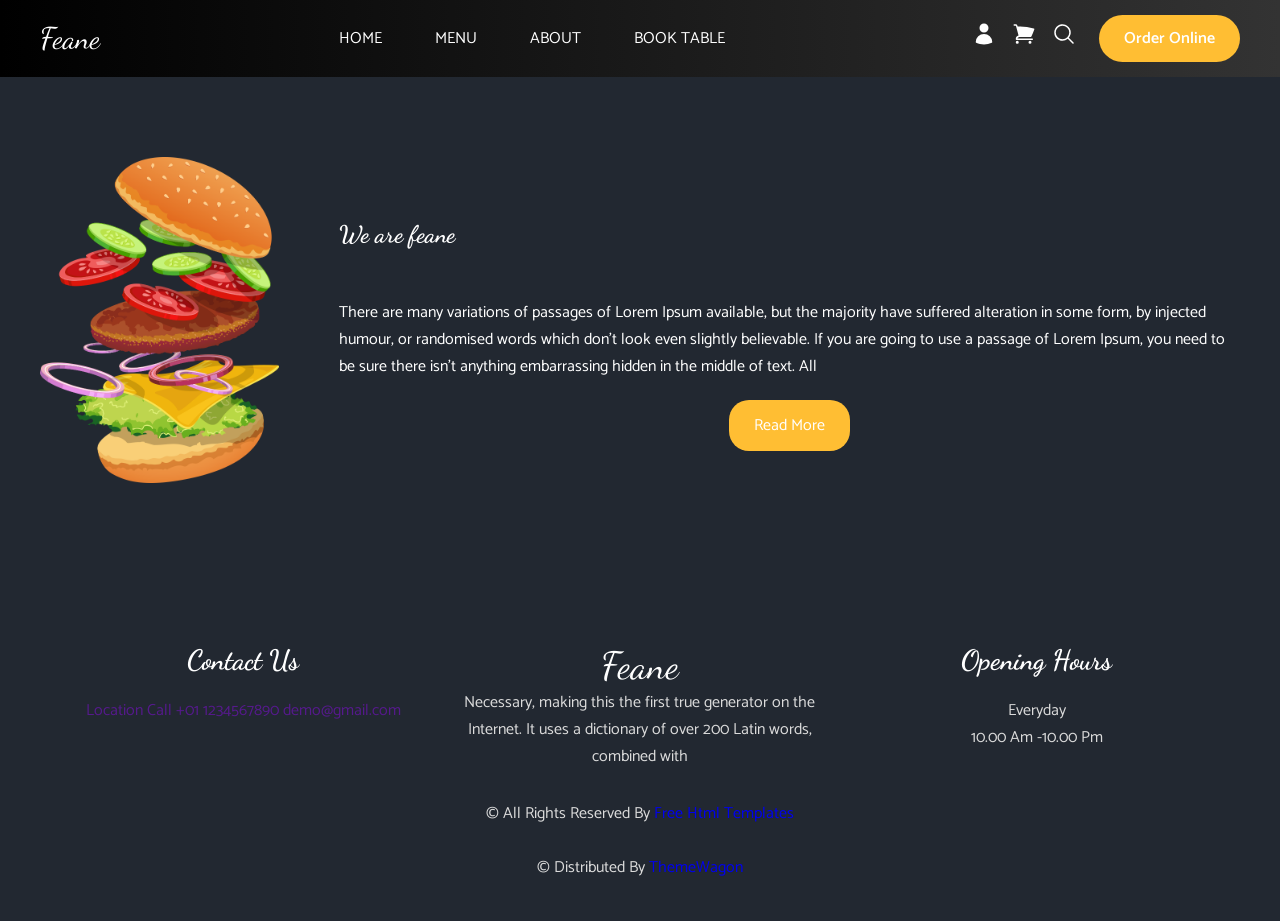
<file: page/about.html>
<!doctype html>
<html lang="en">
  <head>
    <meta charset="UTF-8" />
    <meta name="viewport" content="width=device-width, initial-scale=1.0" />
    <title>Document</title>
    <link
      href="https://fonts.googleapis.com/css2?family=Catamaran:wght@100..900&family=Dancing+Script:wght@400..700&family=Fredericka+the+Great&display=swap"
      rel="stylesheet"
    />
    <link rel="stylesheet" href="../assets/css/index.css" />
  </head>
  <body>
    <header class="header">
      <div class="container header__inner">
        <div class="left">
          <a class="header__brand" href="../feane/index.css">Feane</a>
        </div>
        <div class="center">
          <nav class="nav">
            <ul class="nav-list">
              <li class="nav-list__item">
                <a class="nav-list__link" href="../index.html">HOME</a>
              </li>
              <li class="nav-list__item">
                <a class="nav-list__link" href="menu.html">MENU</a>
              </li>
              <li class="nav-list__item">
                <a class="nav-list__link" href="/page/about.html">ABOUT</a>
              </li>
              <li class="nav-list__item">
                <a class="nav-list__link" href="/page/book.html">BOOK TABLE</a>
              </li>
            </ul>
          </nav>
        </div>

        <div class="right">
          <a class="icon__link" href="/page/login.html">
            <svg
              xmlns="http://www.w3.org/2000/svg"
              viewBox="0 0 24 24"
              fill="currentColor"
              class="size-6"
            >
              <path
                fill-rule="evenodd"
                d="M7.5 6a4.5 4.5 0 1 1 9 0 4.5 4.5 0 0 1-9 0ZM3.751 20.105a8.25 8.25 0 0 1 16.498 0 .75.75 0 0 1-.437.695A18.683 18.683 0 0 1 12 22.5c-2.786 0-5.433-.608-7.812-1.7a.75.75 0 0 1-.437-.695Z"
                clip-rule="evenodd"
              />
            </svg>

            <path
              fill-rule="evenodd"
              d="M7.5 6a4.5 4.5 0 1 1 9 0 4.5 4.5 0 0 1-9 0ZM3.751 20.105a8.25 8.25 0 0 1 16.498 0 .75.75 0 0 1-.437.695A18.683 18.683 0 0 1 12 22.5c-2.786 0-5.433-.608-7.812-1.7a.75.75 0 0 1-.437-.695Z"
              clip-rule="evenodd"
            />
          </a>
          <a class="icon__link" href="/page/cart.html">
            <svg
              xmlns="http://www.w3.org/2000/svg"
              viewBox="0 0 24 24"
              fill="currentColor"
              class="size-6"
            >
              <path
                d="M2.25 2.25a.75.75 0 0 0 0 1.5h1.386c.17 0 .318.114.362.278l2.558 9.592a3.752 3.752 0 0 0-2.806 3.63c0 .414.336.75.75.75h15.75a.75.75 0 0 0 0-1.5H5.378A2.25 2.25 0 0 1 7.5 15h11.218a.75.75 0 0 0 .674-.421 60.358 60.358 0 0 0 2.96-7.228.75.75 0 0 0-.525-.965A60.864 60.864 0 0 0 5.68 4.509l-.232-.867A1.875 1.875 0 0 0 3.636 2.25H2.25ZM3.75 20.25a1.5 1.5 0 1 1 3 0 1.5 1.5 0 0 1-3 0ZM16.5 20.25a1.5 1.5 0 1 1 3 0 1.5 1.5 0 0 1-3 0Z"
              />
            </svg>

            <path
              d="M2.25 2.25a.75.75 0 0 0 0 1.5h1.386c.17 0 .318.114.362.278l2.558 9.592a3.752 3.752 0 0 0-2.806 3.63c0 .414.336.75.75.75h15.75a.75.75 0 0 0 0-1.5H5.378A2.25 2.25 0 0 1 7.5 15h11.218a.75.75 0 0 0 .674-.421 60.358 60.358 0 0 0 2.96-7.228.75.75 0 0 0-.525-.965A60.864 60.864 0 0 0 5.68 4.509l-.232-.867A1.875 1.875 0 0 0 3.636 2.25H2.25ZM3.75 20.25a1.5 1.5 0 1 1 3 0 1.5 1.5 0 0 1-3 0ZM16.5 20.25a1.5 1.5 0 1 1 3 0 1.5 1.5 0 0 1-3 0Z"
            />
          </a>
          <a class="icon__link" href="/page/search.html">
            <svg
              xmlns="http://www.w3.org/2000/svg"
              viewBox="0 0 24 24"
              fill="currentColor"
              class="size-6"
            >
              <path
                fill-rule="evenodd"
                d="M10.5 3.75a6.75 6.75 0 1 0 0 13.5 6.75 6.75 0 0 0 0-13.5ZM2.25 10.5a8.25 8.25 0 1 1 14.59 5.28l4.69 4.69a.75.75 0 1 1-1.06 1.06l-4.69-4.69A8.25 8.25 0 0 1 2.25 10.5Z"
                clip-rule="evenodd"
              />
            </svg>

            <path
              fill-rule="evenodd"
              d="M10.5 3.75a6.75 6.75 0 1 0 0 13.5 6.75 6.75 0 0 0 0-13.5ZM2.25 10.5a8.25 8.25 0 1 1 14.59 5.28l4.69 4.69a.75.75 0 1 1-1.06 1.06l-4.69-4.69A8.25 8.25 0 0 1 2.25 10.5Z"
              clip-rule="evenodd"
            />
          </a>
          <a class="btn btn__primary" href="#">Order Online</a>
        </div>
      </div>
    </header>
    <main>
      <section class="about">
        <div class="container about__inner">
          <div class="about__image">
            <img src="../assets/Images/about-img.png" alt="." />
          </div>
          <div class="about__text">
            <h2 class="about__title font-content">We are feane</h2>
            <p class="about__content">
              There are many variations of passages of Lorem Ipsum available,
              but the majority have suffered alteration in some form, by
              injected humour, or randomised words which don't look even
              slightly believable. If you are going to use a passage of Lorem
              Ipsum, you need to be sure there isn't anything embarrassing
              hidden in the middle of text. All
            </p>
            <div class="btn"><a href="#" class="btn__read">Read More</a></div>
          </div>
        </div>
      </section>
    </main>
    <footer class="footer_section">
      <div class="container">
        <div class="row">
          <div class="col-md-4 footer-col">
            <div class="footer_contact">
              <h4>Contact Us</h4>
              <div class="contact_link_box">
                <a href="">
                  <i class="fa fa-map-marker" aria-hidden="true"></i>
                  <span> Location </span>
                </a>
                <a href="">
                  <i class="fa fa-phone" aria-hidden="true"></i>
                  <span> Call +01 1234567890 </span>
                </a>
                <a href="">
                  <i class="fa fa-envelope" aria-hidden="true"></i>
                  <span> demo@gmail.com </span>
                </a>
              </div>
            </div>
          </div>
          <div class="col-md-4 footer-col">
            <div class="footer_detail">
              <a href="" class="footer-logo"> Feane </a>
              <p>
                Necessary, making this the first true generator on the Internet.
                It uses a dictionary of over 200 Latin words, combined with
              </p>
            </div>
          </div>
          <div class="col-md-4 footer-col">
            <h4>Opening Hours</h4>
            <p>Everyday</p>
            <p>10.00 Am -10.00 Pm</p>
          </div>
        </div>
        <div class="footer-info">
          <p>
            &copy; <span id="displayYear"></span> All Rights Reserved By
            <a href="https://html.design/">Free Html Templates</a><br /><br />
            &copy; <span id="displayYear"></span> Distributed By
            <a href="https://themewagon.com/" target="_blank">ThemeWagon</a>
          </p>
        </div>
      </div>
    </footer>
  </body>
</html>
</file>
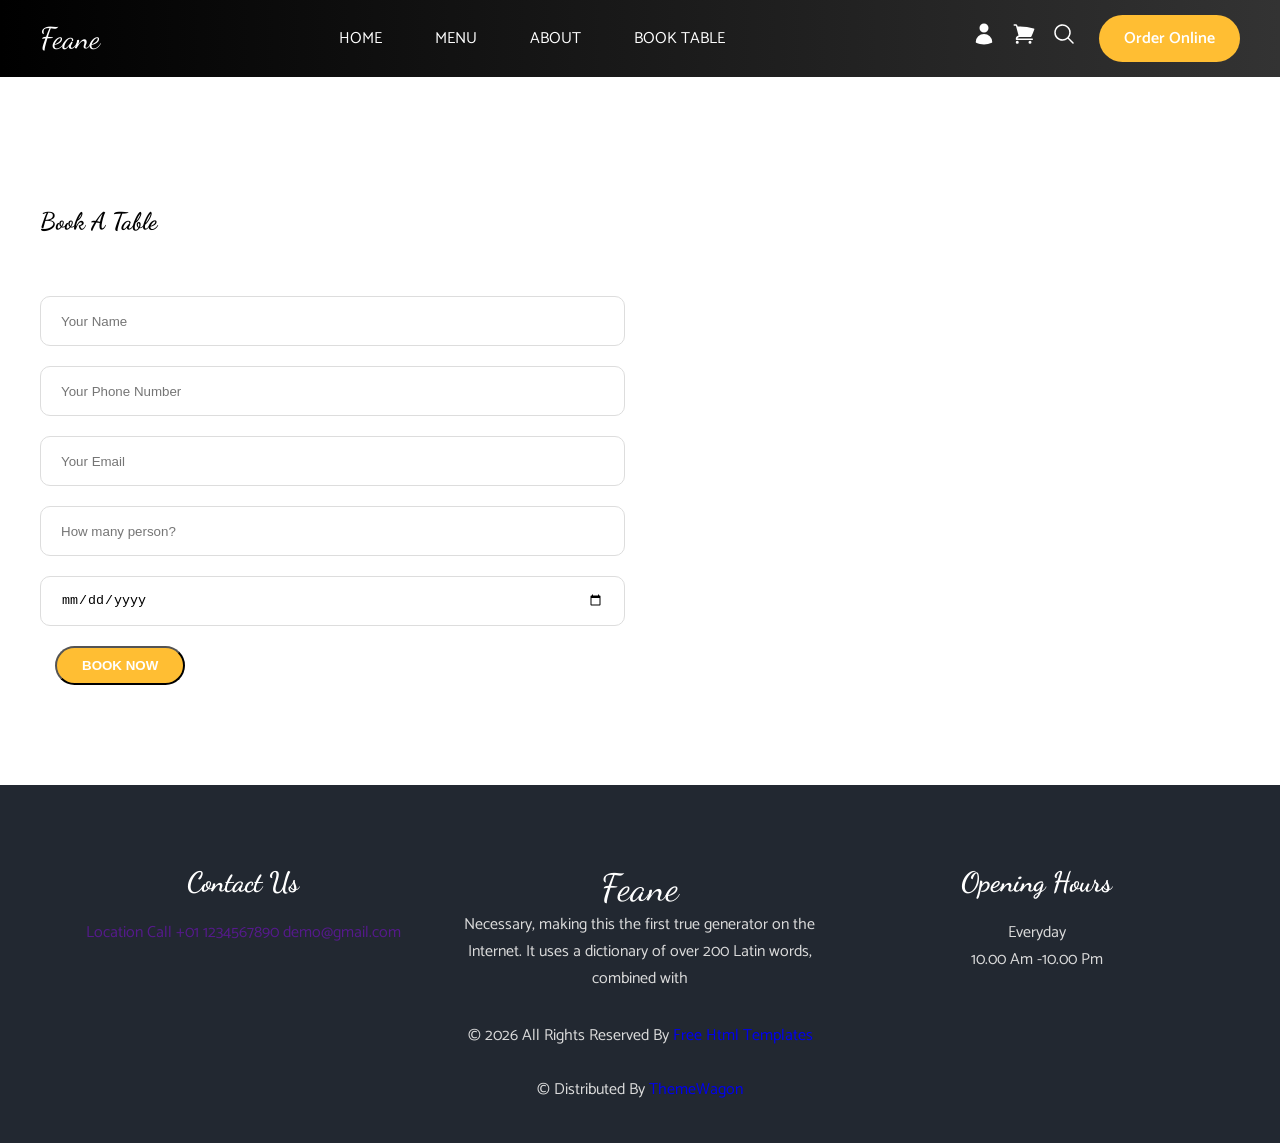
<file: page/book.html>
<!doctype html>
<html lang="en">
  <head>
    <meta charset="UTF-8" />
    <meta name="viewport" content="width=device-width, initial-scale=1.0" />
    <title>Document</title>
    <link rel="stylesheet" href="../assets/css/index.css" />
    <link
      href="https://fonts.googleapis.com/css2?family=Catamaran:wght@100..900&family=Dancing+Script:wght@400..700&family=Fredericka+the+Great&display=swap"
      rel="stylesheet"
    />
  <header class="header">
      <div class="container header__inner">
        <div class="left">
          <a class="header__brand" href="../feane/index.css">Feane</a>
        </div>
        <div class="center">
          <nav class="nav">
            <ul class="nav-list">
              <li class="nav-list__item">
                <a class="nav-list__link" href="../index.html">HOME</a>
              </li>
              <li class="nav-list__item">
                <a class="nav-list__link" href="menu.html">MENU</a>
              </li>
              <li class="nav-list__item">
                <a class="nav-list__link" href="/page/about.html">ABOUT</a>
              </li>
              <li class="nav-list__item">
                <a class="nav-list__link" href="/page/book.html">BOOK TABLE</a>
              </li>
            </ul>
          </nav>
        </div>

        <div class="right">
          <a class="icon__link" href="/page/login.html">
            <svg
              xmlns="http://www.w3.org/2000/svg"
              viewBox="0 0 24 24"
              fill="currentColor"
              class="size-6"
            >
              <path
                fill-rule="evenodd"
                d="M7.5 6a4.5 4.5 0 1 1 9 0 4.5 4.5 0 0 1-9 0ZM3.751 20.105a8.25 8.25 0 0 1 16.498 0 .75.75 0 0 1-.437.695A18.683 18.683 0 0 1 12 22.5c-2.786 0-5.433-.608-7.812-1.7a.75.75 0 0 1-.437-.695Z"
                clip-rule="evenodd"
              />
            </svg>

            <path
              fill-rule="evenodd"
              d="M7.5 6a4.5 4.5 0 1 1 9 0 4.5 4.5 0 0 1-9 0ZM3.751 20.105a8.25 8.25 0 0 1 16.498 0 .75.75 0 0 1-.437.695A18.683 18.683 0 0 1 12 22.5c-2.786 0-5.433-.608-7.812-1.7a.75.75 0 0 1-.437-.695Z"
              clip-rule="evenodd"
            />
          </a>
          <a class="icon__link" href="/page/cart.html">
            <svg
              xmlns="http://www.w3.org/2000/svg"
              viewBox="0 0 24 24"
              fill="currentColor"
              class="size-6"
            >
              <path
                d="M2.25 2.25a.75.75 0 0 0 0 1.5h1.386c.17 0 .318.114.362.278l2.558 9.592a3.752 3.752 0 0 0-2.806 3.63c0 .414.336.75.75.75h15.75a.75.75 0 0 0 0-1.5H5.378A2.25 2.25 0 0 1 7.5 15h11.218a.75.75 0 0 0 .674-.421 60.358 60.358 0 0 0 2.96-7.228.75.75 0 0 0-.525-.965A60.864 60.864 0 0 0 5.68 4.509l-.232-.867A1.875 1.875 0 0 0 3.636 2.25H2.25ZM3.75 20.25a1.5 1.5 0 1 1 3 0 1.5 1.5 0 0 1-3 0ZM16.5 20.25a1.5 1.5 0 1 1 3 0 1.5 1.5 0 0 1-3 0Z"
              />
            </svg>

            <path
              d="M2.25 2.25a.75.75 0 0 0 0 1.5h1.386c.17 0 .318.114.362.278l2.558 9.592a3.752 3.752 0 0 0-2.806 3.63c0 .414.336.75.75.75h15.75a.75.75 0 0 0 0-1.5H5.378A2.25 2.25 0 0 1 7.5 15h11.218a.75.75 0 0 0 .674-.421 60.358 60.358 0 0 0 2.96-7.228.75.75 0 0 0-.525-.965A60.864 60.864 0 0 0 5.68 4.509l-.232-.867A1.875 1.875 0 0 0 3.636 2.25H2.25ZM3.75 20.25a1.5 1.5 0 1 1 3 0 1.5 1.5 0 0 1-3 0ZM16.5 20.25a1.5 1.5 0 1 1 3 0 1.5 1.5 0 0 1-3 0Z"
            />
          </a>
          <a class="icon__link" href="/page/search.html">
            <svg
              xmlns="http://www.w3.org/2000/svg"
              viewBox="0 0 24 24"
              fill="currentColor"
              class="size-6"
            >
              <path
                fill-rule="evenodd"
                d="M10.5 3.75a6.75 6.75 0 1 0 0 13.5 6.75 6.75 0 0 0 0-13.5ZM2.25 10.5a8.25 8.25 0 1 1 14.59 5.28l4.69 4.69a.75.75 0 1 1-1.06 1.06l-4.69-4.69A8.25 8.25 0 0 1 2.25 10.5Z"
                clip-rule="evenodd"
              />
            </svg>

            <path
              fill-rule="evenodd"
              d="M10.5 3.75a6.75 6.75 0 1 0 0 13.5 6.75 6.75 0 0 0 0-13.5ZM2.25 10.5a8.25 8.25 0 1 1 14.59 5.28l4.69 4.69a.75.75 0 1 1-1.06 1.06l-4.69-4.69A8.25 8.25 0 0 1 2.25 10.5Z"
              clip-rule="evenodd"
            />
          </a>
          <a class="btn btn__primary" href="#">Order Online</a>
        </div>
      </div>
    </header>
    <main>
      <section class="contact">
        <div class="container contact__inner">
          <h2 class="font-content">Book A Table</h2>
          <form class="contact__form" action="">
            <input type="text" name="customer-name" placeholder="Your Name" />
            <input
              type="tel"
              name="customer-tel"
              placeholder="Your Phone Number"
            />
            <input
              type="email"
              name="customer-email"
              placeholder="Your Email"
            />
            <input
              type="number"
              name="customer-number"
              placeholder="How many person?"
              min="1"
              max="100"
              step="1"
            />
            <input type="date" name="book-date" />
            <button type="submit" class="btn btn__primary contact__form-btn">
              BOOK NOW
            </button>
          </form>
          <div class="contact__map">
            <iframe
              src="https://www.google.com/maps/embed?pb=!1m18!1m12!1m3!1d3918.442726556137!2d106.62322047480612!3d10.85389238929962!2m3!1f0!2f0!3f0!3m2!1i1024!2i768!4f13.1!3m3!1m2!1s0x31752b6c59ba4c97%3A0x535e784068f1558b!2zVHLGsOG7nW5nIENhbyDEkeG6s25nIEZQVCBQb2x5dGVjaG5pYw!5e0!3m2!1svi!2s!4v1770435341241!5m2!1svi!2s"
              style="border: 0"
              allowfullscreen=""
              loading="lazy"
              referrerpolicy="no-referrer-when-downgrade"
            ></iframe>
          </div>
        </div>
      </section>
    </main>
    <footer class="footer_section">
      <div class="container">
        <div class="row">
          <div class="col-md-4 footer-col">
            <div class="footer_contact">
              <h4>Contact Us</h4>
              <div class="contact_link_box">
                <a href="">
                  <i class="fa fa-map-marker" aria-hidden="true"></i>
                  <span> Location </span>
                </a>
                <a href="">
                  <i class="fa fa-phone" aria-hidden="true"></i>
                  <span> Call +01 1234567890 </span>
                </a>
                <a href="">
                  <i class="fa fa-envelope" aria-hidden="true"></i>
                  <span> demo@gmail.com </span>
                </a>
              </div>
            </div>
          </div>
          <div class="col-md-4 footer-col">
            <div class="footer_detail">
              <a href="" class="footer-logo"> Feane </a>
              <p>
                Necessary, making this the first true generator on the Internet.
                It uses a dictionary of over 200 Latin words, combined with
              </p>
            </div>
          </div>
          <div class="col-md-4 footer-col">
            <h4>Opening Hours</h4>
            <p>Everyday</p>
            <p>10.00 Am -10.00 Pm</p>
          </div>
        </div>
        <div class="footer-info">
          <p>
            &copy; <span id="displayYear"></span>2026 All Rights Reserved By
            <a href="https://html.design/">Free Html Templates</a><br /><br />
            &copy; <span id="displayYear"></span> Distributed By
            <a href="https://themewagon.com/" target="_blank">ThemeWagon</a>
          </p>
        </div>
      </div>
    </footer>
  </body>
</html>
</file>
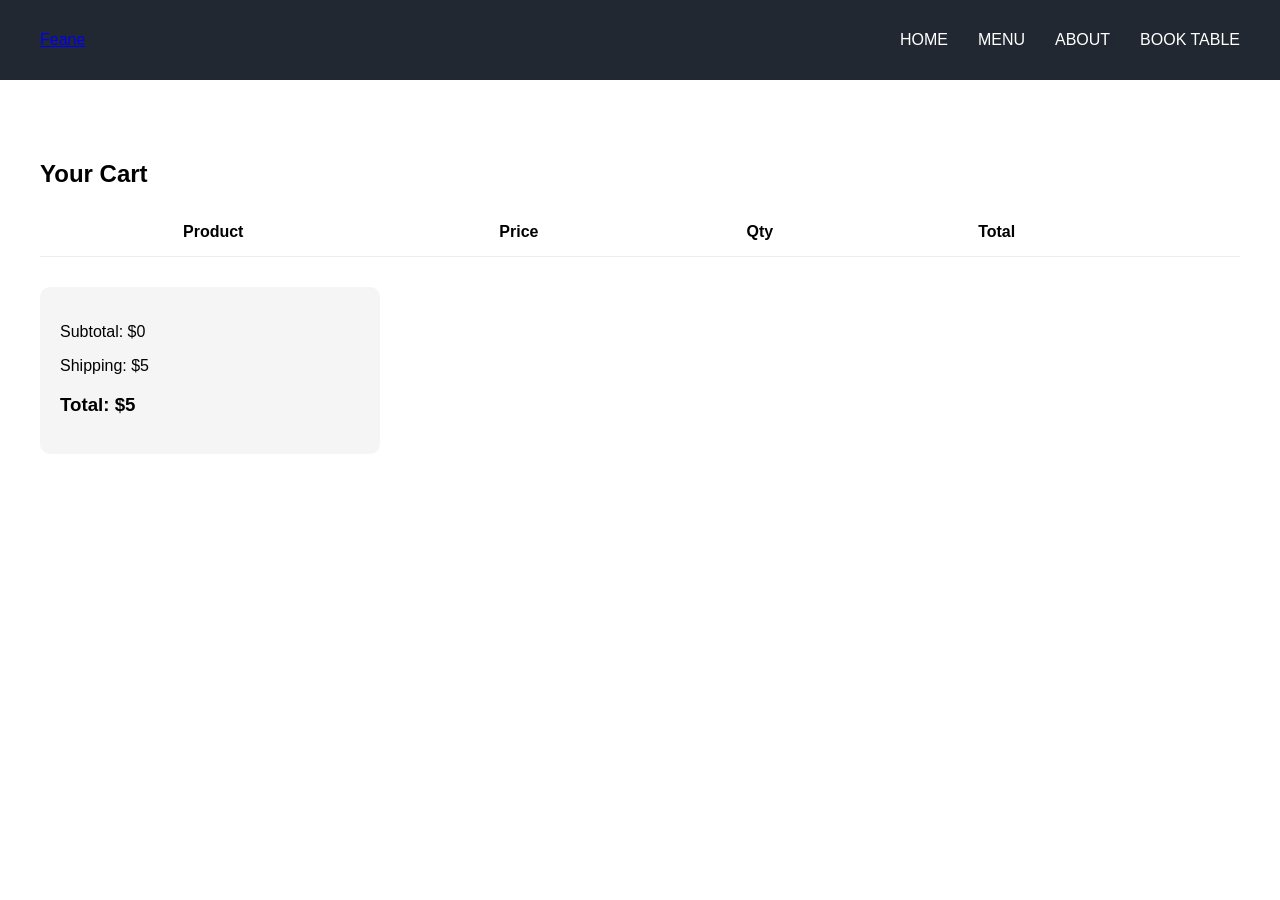
<file: page/cart.html>
<!doctype html>
<html lang="en">
  <head>
    <meta charset="UTF-8" />
    <meta name="viewport" content="width=device-width, initial-scale=1.0" />
    <title>Cart - Feane</title>

    <style>
      body {
        font-family: Arial;
        margin: 0;
      }

      .container {
        width: 1200px;
        margin: auto;
      }

      .header {
        background: #222831;
        padding: 15px 0;
        color: white;
      }

      .header__inner {
        display: flex;
        justify-content: space-between;
        align-items: center;
      }

      .nav-list {
        display: flex;
        gap: 30px;
        list-style: none;
      }

      .nav-list a {
        color: white;
        text-decoration: none;
      }

      .cart-section {
        padding: 60px 0;
      }

      .cart-table {
        width: 100%;
        border-collapse: collapse;
      }

      .cart-table th,
      .cart-table td {
        padding: 15px;
        border-bottom: 1px solid #eee;
      }

      .cart-product {
        display: flex;
        align-items: center;
        gap: 15px;
      }

      .cart-product img {
        width: 70px;
      }

      .qty-btn {
        background: #ffbe33;
        border: none;
        width: 30px;
        height: 30px;
        cursor: pointer;
      }

      .remove-btn {
        background: red;
        border: none;
        color: white;
        padding: 6px 10px;
        cursor: pointer;
      }

      .cart-summary {
        margin-top: 30px;
        background: #f5f5f5;
        padding: 20px;
        border-radius: 10px;
        width: 300px;
      }
    </style>
  </head>

  <body>
    <header class="header">
      <div class="container header__inner">
        <a href="index.html">Feane</a>

        <ul class="nav-list">
          <li><a href="../index.html">HOME</a></li>
          <li><a href="menu.html">MENU</a></li>
          <li><a href="about.html">ABOUT</a></li>
          <li><a href="book.html">BOOK TABLE</a></li>
        </ul>
      </div>
    </header>

    <section class="cart-section container">
      <h2>Your Cart</h2>

      <table class="cart-table">
        <thead>
          <tr>
            <th>Product</th>
            <th>Price</th>
            <th>Qty</th>
            <th>Total</th>
            <th></th>
          </tr>
        </thead>

        <tbody id="cartBody"></tbody>
      </table>

      <div class="cart-summary">
        <p>Subtotal: <span id="subtotal">$0</span></p>
        <p>Shipping: $5</p>
        <h3>Total: <span id="total">$0</span></h3>
      </div>
    </section>

    <script>
      function loadCart() {
        let cart = JSON.parse(localStorage.getItem("cart")) || [];

        let cartBody = document.getElementById("cartBody");

        cartBody.innerHTML = "";

        let subtotal = 0;

        cart.forEach((item, index) => {
          let total = item.price * item.qty;

          subtotal += total;

          cartBody.innerHTML += `

<tr>

<td>
<div class="cart-product">
<img src="${item.img}">
<span>${item.name}</span>
</div>
</td>

<td>$${item.price}</td>

<td>
<button onclick="changeQty(${index},-1)" class="qty-btn">-</button>
${item.qty}
<button onclick="changeQty(${index},1)" class="qty-btn">+</button>
</td>

<td>$${total}</td>

<td>
<button onclick="removeItem(${index})" class="remove-btn">X</button>
</td>

</tr>

`;
        });

        document.getElementById("subtotal").innerText = "$" + subtotal;
        document.getElementById("total").innerText = "$" + (subtotal + 5);
      }

      function changeQty(index, change) {
        let cart = JSON.parse(localStorage.getItem("cart"));

        cart[index].qty += change;

        if (cart[index].qty <= 0) {
          cart.splice(index, 1);
        }

        localStorage.setItem("cart", JSON.stringify(cart));

        loadCart();
      }

      function removeItem(index) {
        let cart = JSON.parse(localStorage.getItem("cart"));

        cart.splice(index, 1);

        localStorage.setItem("cart", JSON.stringify(cart));

        loadCart();
      }

      loadCart();
    </script>
  </body>
</html>
</file>
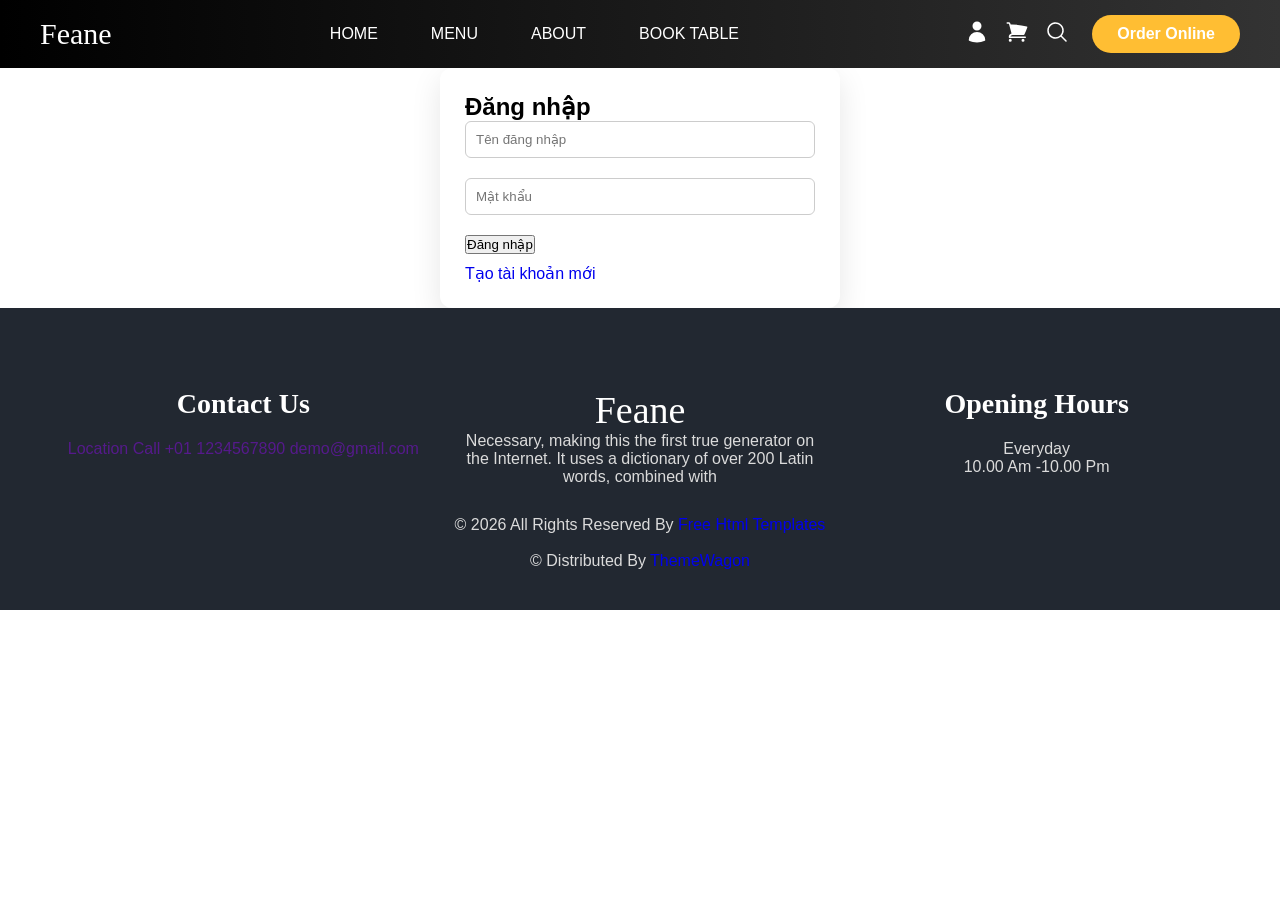
<file: page/login.html>
<!doctype html>
<html lang="en">
  <head>
    <meta charset="UTF-8" />
    <meta name="viewport" content="width=device-width, initial-scale=1.0" />
    <title>Login</title>
    <link rel="stylesheet" href="../assets/css/index.css" />
  </head>

  <body>
    <header class="header">
      <div class="container header__inner">
        <div class="left">
          <a class="header__brand" href="../feane/index.css">Feane</a>
        </div>
        <div class="center">
          <nav class="nav">
            <ul class="nav-list">
              <li class="nav-list__item">
                <a class="nav-list__link" href="../index.html">HOME</a>
              </li>
              <li class="nav-list__item">
                <a class="nav-list__link" href="menu.html">MENU</a>
              </li>
              <li class="nav-list__item">
                <a class="nav-list__link" href="/page/about.html">ABOUT</a>
              </li>
              <li class="nav-list__item">
                <a class="nav-list__link" href="/page/book.html">BOOK TABLE</a>
              </li>
            </ul>
          </nav>
        </div>

        <div class="right">
          <a class="icon__link" href="/page/login.html">
            <svg
              xmlns="http://www.w3.org/2000/svg"
              viewBox="0 0 24 24"
              fill="currentColor"
              class="size-6"
            >
              <path
                fill-rule="evenodd"
                d="M7.5 6a4.5 4.5 0 1 1 9 0 4.5 4.5 0 0 1-9 0ZM3.751 20.105a8.25 8.25 0 0 1 16.498 0 .75.75 0 0 1-.437.695A18.683 18.683 0 0 1 12 22.5c-2.786 0-5.433-.608-7.812-1.7a.75.75 0 0 1-.437-.695Z"
                clip-rule="evenodd"
              />
            </svg>

            <path
              fill-rule="evenodd"
              d="M7.5 6a4.5 4.5 0 1 1 9 0 4.5 4.5 0 0 1-9 0ZM3.751 20.105a8.25 8.25 0 0 1 16.498 0 .75.75 0 0 1-.437.695A18.683 18.683 0 0 1 12 22.5c-2.786 0-5.433-.608-7.812-1.7a.75.75 0 0 1-.437-.695Z"
              clip-rule="evenodd"
            />
          </a>
          <a class="icon__link" href="/page/cart.html">
            <svg
              xmlns="http://www.w3.org/2000/svg"
              viewBox="0 0 24 24"
              fill="currentColor"
              class="size-6"
            >
              <path
                d="M2.25 2.25a.75.75 0 0 0 0 1.5h1.386c.17 0 .318.114.362.278l2.558 9.592a3.752 3.752 0 0 0-2.806 3.63c0 .414.336.75.75.75h15.75a.75.75 0 0 0 0-1.5H5.378A2.25 2.25 0 0 1 7.5 15h11.218a.75.75 0 0 0 .674-.421 60.358 60.358 0 0 0 2.96-7.228.75.75 0 0 0-.525-.965A60.864 60.864 0 0 0 5.68 4.509l-.232-.867A1.875 1.875 0 0 0 3.636 2.25H2.25ZM3.75 20.25a1.5 1.5 0 1 1 3 0 1.5 1.5 0 0 1-3 0ZM16.5 20.25a1.5 1.5 0 1 1 3 0 1.5 1.5 0 0 1-3 0Z"
              />
            </svg>

            <path
              d="M2.25 2.25a.75.75 0 0 0 0 1.5h1.386c.17 0 .318.114.362.278l2.558 9.592a3.752 3.752 0 0 0-2.806 3.63c0 .414.336.75.75.75h15.75a.75.75 0 0 0 0-1.5H5.378A2.25 2.25 0 0 1 7.5 15h11.218a.75.75 0 0 0 .674-.421 60.358 60.358 0 0 0 2.96-7.228.75.75 0 0 0-.525-.965A60.864 60.864 0 0 0 5.68 4.509l-.232-.867A1.875 1.875 0 0 0 3.636 2.25H2.25ZM3.75 20.25a1.5 1.5 0 1 1 3 0 1.5 1.5 0 0 1-3 0ZM16.5 20.25a1.5 1.5 0 1 1 3 0 1.5 1.5 0 0 1-3 0Z"
            />
          </a>
          <a class="icon__link" href="/page/search.html">
            <svg
              xmlns="http://www.w3.org/2000/svg"
              viewBox="0 0 24 24"
              fill="currentColor"
              class="size-6"
            >
              <path
                fill-rule="evenodd"
                d="M10.5 3.75a6.75 6.75 0 1 0 0 13.5 6.75 6.75 0 0 0 0-13.5ZM2.25 10.5a8.25 8.25 0 1 1 14.59 5.28l4.69 4.69a.75.75 0 1 1-1.06 1.06l-4.69-4.69A8.25 8.25 0 0 1 2.25 10.5Z"
                clip-rule="evenodd"
              />
            </svg>

            <path
              fill-rule="evenodd"
              d="M10.5 3.75a6.75 6.75 0 1 0 0 13.5 6.75 6.75 0 0 0 0-13.5ZM2.25 10.5a8.25 8.25 0 1 1 14.59 5.28l4.69 4.69a.75.75 0 1 1-1.06 1.06l-4.69-4.69A8.25 8.25 0 0 1 2.25 10.5Z"
              clip-rule="evenodd"
            />
          </a>
          <a class="btn btn__primary" href="#">Order Online</a>
        </div>
      </div>
    </header>
    <main>
      <div class="container login">
        <div class="loginBox">
          <h2>Đăng nhập</h2>
          <form>
            <input class="username" placeholder="Tên đăng nhập" />
            <input class="password" type="password" placeholder="Mật khẩu" />
            <button class="submid" type="submit">Đăng nhập</button>
            <p
              id="loginStatus"
              style="text-align: center; margin-top: 10px"
            ></p>
          </form>
          <div class="register">
            <a href="register.html">Tạo tài khoản mới</a>
          </div>
        </div>
      </div>
    </main>
    <footer class="footer_section">
      <div class="container">
        <div class="row">
          <div class="col-md-4 footer-col">
            <div class="footer_contact">
              <h4>Contact Us</h4>
              <div class="contact_link_box">
                <a href="">
                  <i class="fa fa-map-marker" aria-hidden="true"></i>
                  <span> Location </span>
                </a>
                <a href="">
                  <i class="fa fa-phone" aria-hidden="true"></i>
                  <span> Call +01 1234567890 </span>
                </a>
                <a href="">
                  <i class="fa fa-envelope" aria-hidden="true"></i>
                  <span> demo@gmail.com </span>
                </a>
              </div>
            </div>
          </div>
          <div class="col-md-4 footer-col">
            <div class="footer_detail">
              <a href="" class="footer-logo"> Feane </a>
              <p>
                Necessary, making this the first true generator on the Internet.
                It uses a dictionary of over 200 Latin words, combined with
              </p>
            </div>
          </div>
          <div class="col-md-4 footer-col">
            <h4>Opening Hours</h4>
            <p>Everyday</p>
            <p>10.00 Am -10.00 Pm</p>
          </div>
        </div>
        <div class="footer-info">
          <p>
            &copy; <span id="displayYear"></span>2026 All Rights Reserved By
            <a href="https://html.design/">Free Html Templates</a><br /><br />
            &copy; <span id="displayYear"></span> Distributed By
            <a href="https://themewagon.com/" target="_blank">ThemeWagon</a>
          </p>
        </div>
      </div>
    </footer>
    <script type="text/javascript">
      window.$crisp = [];
      window.CRISP_WEBSITE_ID = "e2f66f9e-4ce8-49ab-b6c5-e1c0b45b6f9b";
      (function () {
        d = document;
        s = d.createElement("script");
        s.src = "https://client.crisp.chat/l.js";
        s.async = 1;
        d.getElementsByTagName("head")[0].appendChild(s);
      })();
    </script>
    <script>
      const hamburger = document.getElementById("hamburger");
      const nav = document.getElementById("nav");

      hamburger.addEventListener("click", () => {
        nav.classList.toggle("active");
        hamburger.classList.toggle("active");
      });
    </script>
  </body>
</html>
</file>
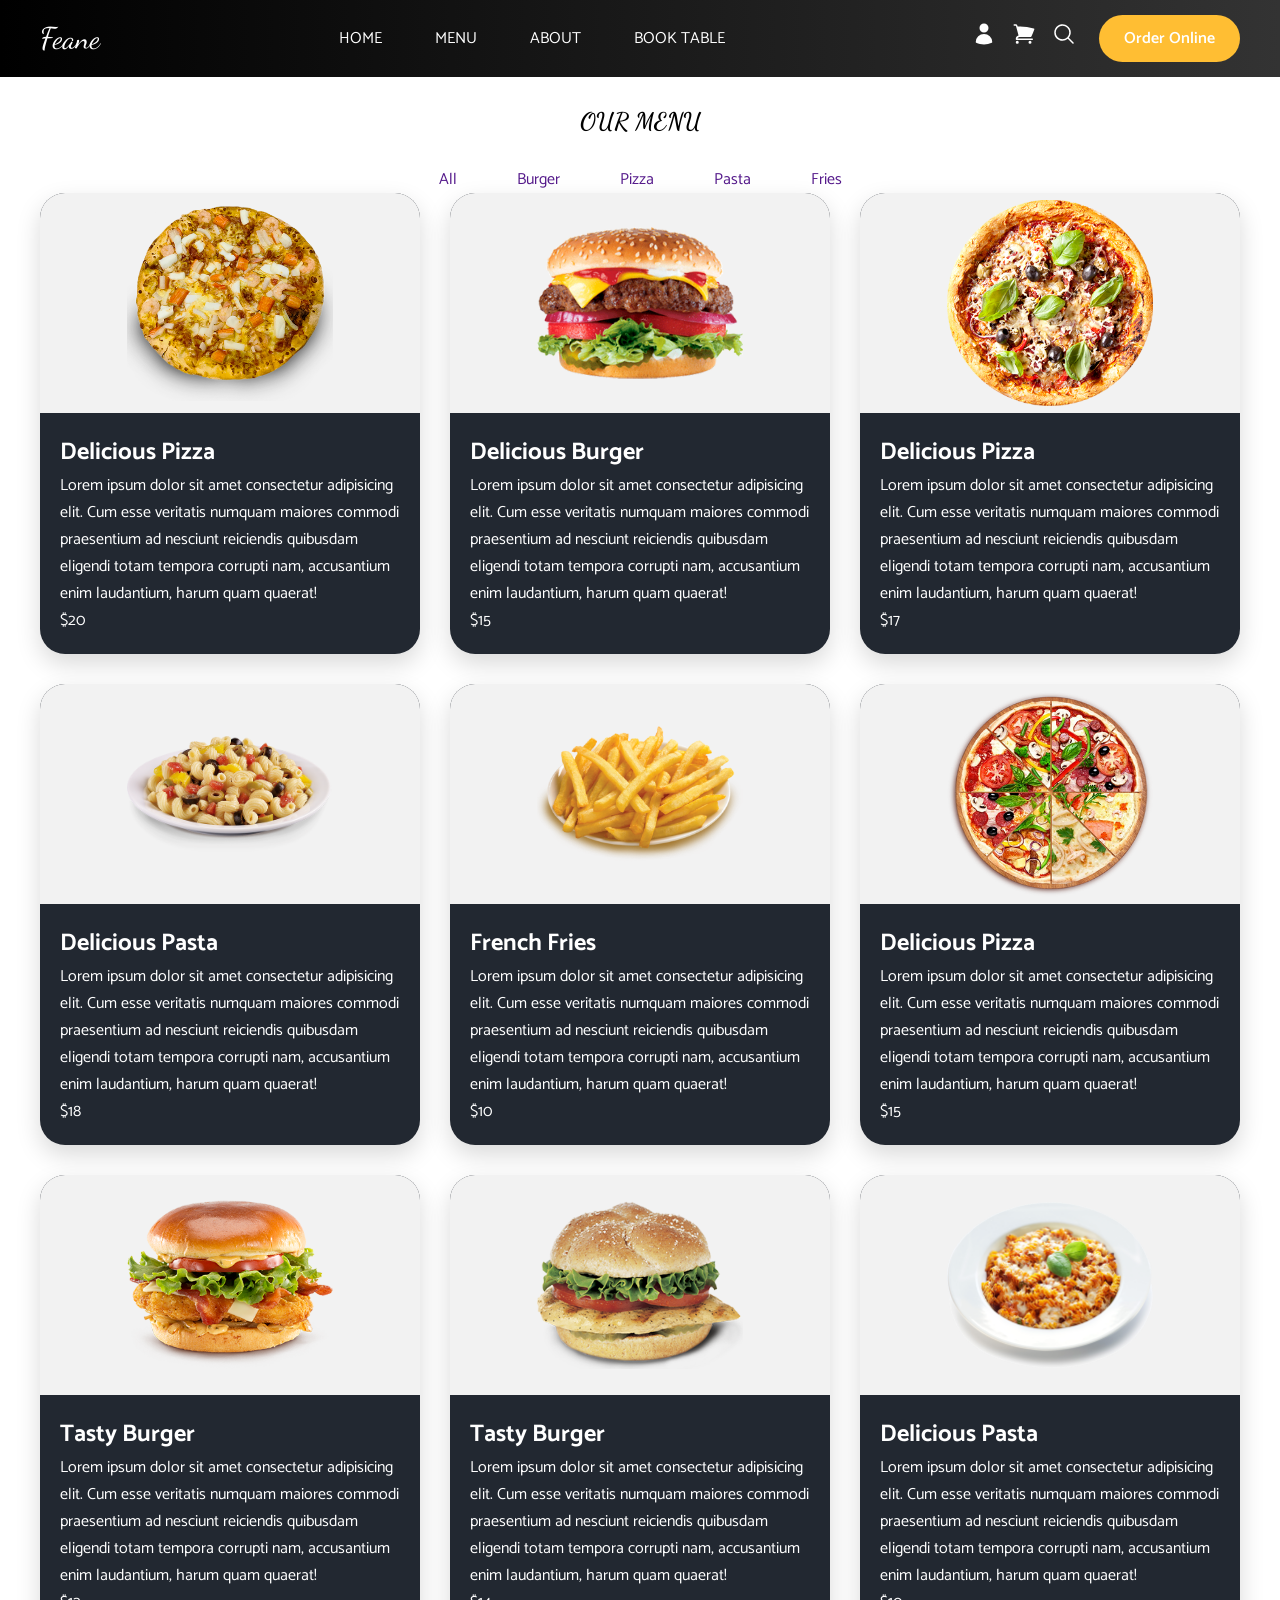
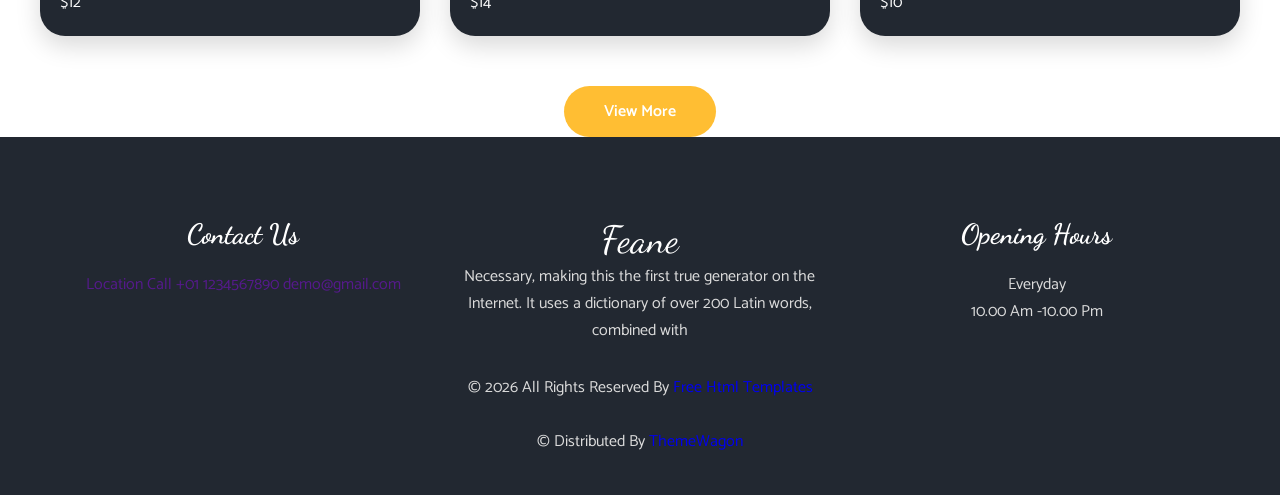
<file: page/menu.html>
<!doctype html>
<html lang="en">
  <head>
    <meta charset="UTF-8" />
    <meta name="viewport" content="width=device-width, initial-scale=1.0" />
    <title>Document</title>
    <link rel="stylesheet" href="../assets/css/index.css" />
    <link
      href="https://fonts.googleapis.com/css2?family=Catamaran:wght@100..900&family=Dancing+Script:wght@400..700&family=Fredericka+the+Great&display=swap"
      rel="stylesheet"
    />
  </head>
  <body>
    <header class="header">
      <div class="container header__inner">
        <div class="left">
          <a class="header__brand" href="../feane/index.css">Feane</a>
        </div>
        <div class="center">
          <nav class="nav">
            <ul class="nav-list">
              <li class="nav-list__item">
                <a class="nav-list__link" href="../index.html">HOME</a>
              </li>
              <li class="nav-list__item">
                <a class="nav-list__link" href="menu.html">MENU</a>
              </li>
              <li class="nav-list__item">
                <a class="nav-list__link" href="/page/about.html">ABOUT</a>
              </li>
              <li class="nav-list__item">
                <a class="nav-list__link" href="/page/book.html">BOOK TABLE</a>
              </li>
            </ul>
          </nav>
        </div>

        <div class="right">
          <a class="icon__link" href="/page/login.html">
            <svg
              xmlns="http://www.w3.org/2000/svg"
              viewBox="0 0 24 24"
              fill="currentColor"
              class="size-6"
            >
              <path
                fill-rule="evenodd"
                d="M7.5 6a4.5 4.5 0 1 1 9 0 4.5 4.5 0 0 1-9 0ZM3.751 20.105a8.25 8.25 0 0 1 16.498 0 .75.75 0 0 1-.437.695A18.683 18.683 0 0 1 12 22.5c-2.786 0-5.433-.608-7.812-1.7a.75.75 0 0 1-.437-.695Z"
                clip-rule="evenodd"
              />
            </svg>

            <path
              fill-rule="evenodd"
              d="M7.5 6a4.5 4.5 0 1 1 9 0 4.5 4.5 0 0 1-9 0ZM3.751 20.105a8.25 8.25 0 0 1 16.498 0 .75.75 0 0 1-.437.695A18.683 18.683 0 0 1 12 22.5c-2.786 0-5.433-.608-7.812-1.7a.75.75 0 0 1-.437-.695Z"
              clip-rule="evenodd"
            />
          </a>
          <a class="icon__link" href="/page/cart.html">
            <svg
              xmlns="http://www.w3.org/2000/svg"
              viewBox="0 0 24 24"
              fill="currentColor"
              class="size-6"
            >
              <path
                d="M2.25 2.25a.75.75 0 0 0 0 1.5h1.386c.17 0 .318.114.362.278l2.558 9.592a3.752 3.752 0 0 0-2.806 3.63c0 .414.336.75.75.75h15.75a.75.75 0 0 0 0-1.5H5.378A2.25 2.25 0 0 1 7.5 15h11.218a.75.75 0 0 0 .674-.421 60.358 60.358 0 0 0 2.96-7.228.75.75 0 0 0-.525-.965A60.864 60.864 0 0 0 5.68 4.509l-.232-.867A1.875 1.875 0 0 0 3.636 2.25H2.25ZM3.75 20.25a1.5 1.5 0 1 1 3 0 1.5 1.5 0 0 1-3 0ZM16.5 20.25a1.5 1.5 0 1 1 3 0 1.5 1.5 0 0 1-3 0Z"
              />
            </svg>

            <path
              d="M2.25 2.25a.75.75 0 0 0 0 1.5h1.386c.17 0 .318.114.362.278l2.558 9.592a3.752 3.752 0 0 0-2.806 3.63c0 .414.336.75.75.75h15.75a.75.75 0 0 0 0-1.5H5.378A2.25 2.25 0 0 1 7.5 15h11.218a.75.75 0 0 0 .674-.421 60.358 60.358 0 0 0 2.96-7.228.75.75 0 0 0-.525-.965A60.864 60.864 0 0 0 5.68 4.509l-.232-.867A1.875 1.875 0 0 0 3.636 2.25H2.25ZM3.75 20.25a1.5 1.5 0 1 1 3 0 1.5 1.5 0 0 1-3 0ZM16.5 20.25a1.5 1.5 0 1 1 3 0 1.5 1.5 0 0 1-3 0Z"
            />
          </a>
          <a class="icon__link" href="/page/search.html">
            <svg
              xmlns="http://www.w3.org/2000/svg"
              viewBox="0 0 24 24"
              fill="currentColor"
              class="size-6"
            >
              <path
                fill-rule="evenodd"
                d="M10.5 3.75a6.75 6.75 0 1 0 0 13.5 6.75 6.75 0 0 0 0-13.5ZM2.25 10.5a8.25 8.25 0 1 1 14.59 5.28l4.69 4.69a.75.75 0 1 1-1.06 1.06l-4.69-4.69A8.25 8.25 0 0 1 2.25 10.5Z"
                clip-rule="evenodd"
              />
            </svg>

            <path
              fill-rule="evenodd"
              d="M10.5 3.75a6.75 6.75 0 1 0 0 13.5 6.75 6.75 0 0 0 0-13.5ZM2.25 10.5a8.25 8.25 0 1 1 14.59 5.28l4.69 4.69a.75.75 0 1 1-1.06 1.06l-4.69-4.69A8.25 8.25 0 0 1 2.25 10.5Z"
              clip-rule="evenodd"
            />
          </a>
          <a class="btn btn__primary" href="#">Order Online</a>
        </div>
      </div>
    </header>
    <main>
      <section class="category">
        <h2 class="category__title font-content">OUR MENU</h2>
      </section>
      <section class="nav-list-2">
        <nav>
          <ul class="nav-list-2">
            <li class="nav-list__item">
              <a class="nav-list__link-2" href="">All</a>
            </li>
            <li class="nav-list__item">
              <a class="nav-list__link-2" href="">Burger</a>
            </li>
            <li class="nav-list__item">
              <a class="nav-list__link-2" href="">Pizza</a>
            </li>
            <li class="nav-list__item">
              <a class="nav-list__link-2" href="">Pasta</a>
            </li>
            <li class="nav-list__item">
              <a class="nav-list__link-2" href="">Fries</a>
            </li>
          </ul>
        </nav>
      </section>
      <section class="product__section">
        <div class="product__list">
          <div class="product__card">
            <div class="product__image">
              <img src="../assets/Images/f1.png" alt="Delicious Pizza" />
            </div>
            <div class="product__content">
              <h2 class="product__name">Delicious Pizza</h2>
              <p>
                Lorem ipsum dolor sit amet consectetur adipisicing elit. Cum
                esse veritatis numquam maiores commodi praesentium ad nesciunt
                reiciendis quibusdam eligendi totam tempora corrupti nam,
                accusantium enim laudantium, harum quam quaerat!
              </p>
              <span class="product__price">$20</span>
            </div>
          </div>
          <div class="product__card">
            <div class="product__image">
              <img src="../assets/Images/f2.png" alt="Delicious Burger" />
            </div>
            <div class="product__content">
              <h2 class="product__name">Delicious Burger</h2>
              <p>
                Lorem ipsum dolor sit amet consectetur adipisicing elit. Cum
                esse veritatis numquam maiores commodi praesentium ad nesciunt
                reiciendis quibusdam eligendi totam tempora corrupti nam,
                accusantium enim laudantium, harum quam quaerat!
              </p>
              <span class="product__price">$15</span>
            </div>
          </div>
          <div class="product__card">
            <div class="product__image">
              <img src="../assets/Images/f3.png" alt="Delicious Pizza" />
            </div>
            <div class="product__content">
              <h2 class="product__name">Delicious Pizza</h2>
              <p>
                Lorem ipsum dolor sit amet consectetur adipisicing elit. Cum
                esse veritatis numquam maiores commodi praesentium ad nesciunt
                reiciendis quibusdam eligendi totam tempora corrupti nam,
                accusantium enim laudantium, harum quam quaerat!
              </p>
              <span class="product__price">$17</span>
            </div>
          </div>
          <div class="product__card">
            <div class="product__image">
              <img src="../assets/Images/f4.png" alt="Delicious Paste" />
            </div>
            <div class="product__content">
              <h2 class="product__name">Delicious Pasta</h2>
              <p>
                Lorem ipsum dolor sit amet consectetur adipisicing elit. Cum
                esse veritatis numquam maiores commodi praesentium ad nesciunt
                reiciendis quibusdam eligendi totam tempora corrupti nam,
                accusantium enim laudantium, harum quam quaerat!
              </p>
              <span class="product__price">$18</span>
            </div>
          </div>
          <div class="product__card">
            <div class="product__image">
              <img src="../assets/Images/f5.png" alt="French Fries" />
            </div>
            <div class="product__content">
              <h2 class="product__name">French Fries</h2>
              <p>
                Lorem ipsum dolor sit amet consectetur adipisicing elit. Cum
                esse veritatis numquam maiores commodi praesentium ad nesciunt
                reiciendis quibusdam eligendi totam tempora corrupti nam,
                accusantium enim laudantium, harum quam quaerat!
              </p>
              <span class="product__price">$10</span>
            </div>
          </div>
          <div class="product__card">
            <div class="product__image">
              <img src="../assets/Images/f6.png" alt="Delicious Pizza" />
            </div>
            <div class="product__content">
              <h2 class="product__name">Delicious Pizza</h2>
              <p>
                Lorem ipsum dolor sit amet consectetur adipisicing elit. Cum
                esse veritatis numquam maiores commodi praesentium ad nesciunt
                reiciendis quibusdam eligendi totam tempora corrupti nam,
                accusantium enim laudantium, harum quam quaerat!
              </p>
              <span class="product__price">$15</span>
            </div>
          </div>
          <div class="product__card">
            <div class="product__image">
              <img src="../assets/Images/f7.png" alt="Tasty Burger" />
            </div>
            <div class="product__content">
              <h2 class="product__name">Tasty Burger</h2>
              <p>
                Lorem ipsum dolor sit amet consectetur adipisicing elit. Cum
                esse veritatis numquam maiores commodi praesentium ad nesciunt
                reiciendis quibusdam eligendi totam tempora corrupti nam,
                accusantium enim laudantium, harum quam quaerat!
              </p>
              <span class="product__price">$12</span>
            </div>
          </div>
          <div class="product__card">
            <div class="product__image">
              <img src="../assets/Images/f8.png" alt="Tasty Burger" />
            </div>
            <div class="product__content">
              <h2 class="product__name">Tasty Burger</h2>
              <p>
                Lorem ipsum dolor sit amet consectetur adipisicing elit. Cum
                esse veritatis numquam maiores commodi praesentium ad nesciunt
                reiciendis quibusdam eligendi totam tempora corrupti nam,
                accusantium enim laudantium, harum quam quaerat!
              </p>
              <span class="product__price">$14</span>
            </div>
          </div>
          <div class="product__card">
            <div class="product__image">
              <img src="../assets/Images/f9.png" alt="Delicious Pasta" />
            </div>
            <div class="product__content">
              <h2 class="product__name">Delicious Pasta</h2>
              <p>
                Lorem ipsum dolor sit amet consectetur adipisicing elit. Cum
                esse veritatis numquam maiores commodi praesentium ad nesciunt
                reiciendis quibusdam eligendi totam tempora corrupti nam,
                accusantium enim laudantium, harum quam quaerat!
              </p>
              <span class="product__price">$10</span>
            </div>
          </div>
        </div>
        <div class="btn"><a href="#" class="btn__view">View More</a></div>
      </section>
    </main>
    <footer class="footer_section">
      <div class="container">
        <div class="row">
          <div class="col-md-4 footer-col">
            <div class="footer_contact">
              <h4>Contact Us</h4>
              <div class="contact_link_box">
                <a href="">
                  <i class="fa fa-map-marker" aria-hidden="true"></i>
                  <span> Location </span>
                </a>
                <a href="">
                  <i class="fa fa-phone" aria-hidden="true"></i>
                  <span> Call +01 1234567890 </span>
                </a>
                <a href="">
                  <i class="fa fa-envelope" aria-hidden="true"></i>
                  <span> demo@gmail.com </span>
                </a>
              </div>
            </div>
          </div>
          <div class="col-md-4 footer-col">
            <div class="footer_detail">
              <a href="" class="footer-logo"> Feane </a>
              <p>
                Necessary, making this the first true generator on the Internet.
                It uses a dictionary of over 200 Latin words, combined with
              </p>
            </div>
          </div>
          <div class="col-md-4 footer-col">
            <h4>Opening Hours</h4>
            <p>Everyday</p>
            <p>10.00 Am -10.00 Pm</p>
          </div>
        </div>
        <div class="footer-info">
          <p>
            &copy; <span id="displayYear"></span>2026 All Rights Reserved By
            <a href="https://html.design/">Free Html Templates</a><br /><br />
            &copy; <span id="displayYear"></span> Distributed By
            <a href="https://themewagon.com/" target="_blank">ThemeWagon</a>
          </p>
        </div>
      </div>
    </footer>
  </body>
</html>
</file>
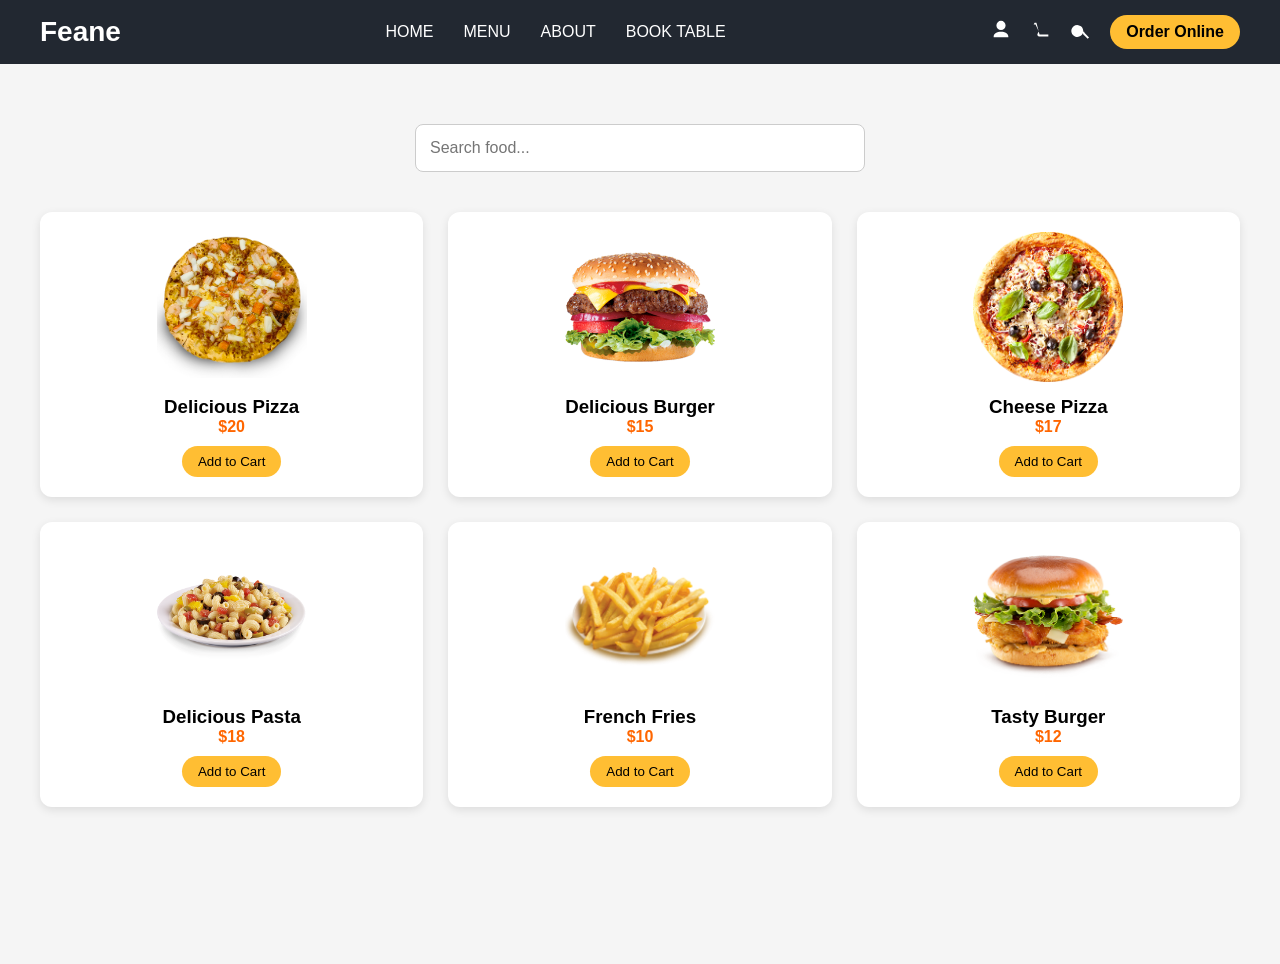
<file: page/search.html>
<!doctype html>
<html lang="en">
  <head>
    <meta charset="UTF-8" />
    <meta name="viewport" content="width=device-width, initial-scale=1.0" />
    <title>Search Food - Feane</title>

    <style>
      * {
        margin: 0;
        padding: 0;
        box-sizing: border-box;
        font-family: Arial, Helvetica, sans-serif;
      }

      .header {
        background: #222831;
        padding: 15px 0;
        color: white;
      }

      .container {
        width: 1200px;
        margin: auto;
      }

      .header__inner {
        display: flex;
        align-items: center;
        justify-content: space-between;
      }

      .header__brand {
        font-size: 28px;
        font-weight: bold;
        color: white;
        text-decoration: none;
      }

      .nav-list {
        display: flex;
        gap: 30px;
        list-style: none;
      }

      .nav-list a {
        color: white;
        text-decoration: none;
      }

      .right {
        display: flex;
        gap: 18px;
        align-items: center;
      }

      .icon__link svg {
        width: 22px;
        height: 22px;
        fill: white;
        cursor: pointer;
      }

      .icon__link:hover svg {
        fill: #ffbe33;
      }

      .btn__primary {
        background: #ffbe33;
        color: black;
        padding: 8px 16px;
        border-radius: 20px;
        text-decoration: none;
        font-weight: 600;
      }

      /* SEARCH */

      .search-section {
        padding: 60px 0;
        background: #f5f5f5;
        min-height: 100vh;
      }

      .search-box {
        text-align: center;
        margin-bottom: 40px;
      }

      .search-box input {
        width: 450px;
        padding: 14px;
        font-size: 16px;
        border-radius: 8px;
        border: 1px solid #ccc;
      }

      .product-list {
        display: grid;
        grid-template-columns: repeat(3, 1fr);
        gap: 25px;
      }

      .product {
        background: white;
        border-radius: 12px;
        padding: 20px;
        text-align: center;
        box-shadow: 0 3px 10px rgba(0, 0, 0, 0.1);
      }

      .product img {
        width: 150px;
        height: 150px;
        object-fit: contain;
        margin-bottom: 10px;
      }

      .price {
        color: #ff6600;
        font-weight: bold;
        margin-bottom: 10px;
      }

      .btn {
        background: #ffbe33;
        padding: 8px 16px;
        border: none;
        border-radius: 20px;
        cursor: pointer;
      }

      .no-result {
        text-align: center;
        font-size: 20px;
        margin-top: 30px;
        display: none;
      }
    </style>
  </head>

  <body>
    <header class="header">
      <div class="container header__inner">
        <a class="header__brand" href="index.html">Feane</a>

        <ul class="nav-list">
          <li><a href="../index.html">HOME</a></li>
          <li><a href="menu.html">MENU</a></li>
          <li><a href="about.html">ABOUT</a></li>
          <li><a href="book.html">BOOK TABLE</a></li>
        </ul>

        <div class="right">
          <a class="icon__link" href="login.html">
            <svg viewBox="0 0 24 24">
              <path
                d="M12 12a5 5 0 100-10 5 5 0 000 10zm0 2c-4.4 0-8 2.2-8 5v1h16v-1c0-2.8-3.6-5-8-5z"
              />
            </svg>
          </a>

          <a class="icon__link" href="cart.html">
            <svg viewBox="0 0 24 24">
              <path
                d="M7 4h-2l-1 2h2l3.6 7.59-1.35 2.44A2 2 0 0010 19h10v-2H10.42"
              />
            </svg>
          </a>

          <a class="icon__link" href="search.html">
            <svg viewBox="0 0 24 24">
              <path
                d="M15.5 14h-.79l-.28-.27A6.5 6.5 0 1014 15.5l.27.28v.79l5 5 1.5-1.5-5-5z"
              />
            </svg>
          </a>

          <a class="btn__primary" href="menu.html">Order Online</a>
        </div>
      </div>
    </header>

    <section class="search-section">
      <div class="container">
        <div class="search-box">
          <input type="text" id="searchInput" placeholder="Search food..." />
        </div>

        <div class="product-list" id="productList">
          <div class="product">
            <img src="../assets/Images/f1.png" />
            <h3>Delicious Pizza</h3>
            <p class="price">$20</p>
            <button class="btn">Add to Cart</button>
          </div>

          <div class="product">
            <img src="../assets/Images/f2.png" />
            <h3>Delicious Burger</h3>
            <p class="price">$15</p>
            <button class="btn">Add to Cart</button>
          </div>

          <div class="product">
            <img src="../assets/Images/f3.png" />
            <h3>Cheese Pizza</h3>
            <p class="price">$17</p>
            <button class="btn">Add to Cart</button>
          </div>

          <div class="product">
            <img src="../assets/Images/f4.png" />
            <h3>Delicious Pasta</h3>
            <p class="price">$18</p>
            <button class="btn">Add to Cart</button>
          </div>

          <div class="product">
            <img src="../assets/Images/f5.png" />
            <h3>French Fries</h3>
            <p class="price">$10</p>
            <button class="btn">Add to Cart</button>
          </div>

          <div class="product">
            <img src="../assets/Images/f7.png" />
            <h3>Tasty Burger</h3>
            <p class="price">$12</p>
            <button class="btn">Add to Cart</button>
          </div>
        </div>

        <div class="no-result" id="noResult">No product found</div>
      </div>
    </section>

    <script>
      const searchInput = document.getElementById("searchInput");
      const products = document.querySelectorAll(".product");
      const noResult = document.getElementById("noResult");

      searchInput.addEventListener("keyup", function () {
        let value = searchInput.value.toLowerCase();
        let visible = 0;

        products.forEach((product) => {
          let name = product.querySelector("h3").textContent.toLowerCase();

          if (name.includes(value)) {
            product.style.display = "block";
            visible++;
          } else {
            product.style.display = "none";
          }
        });

        if (visible === 0) {
          noResult.style.display = "block";
        } else {
          noResult.style.display = "none";
        }
      });

      /* ADD TO CART */

      const buttons = document.querySelectorAll(".btn");

      buttons.forEach((btn) => {
        btn.addEventListener("click", function () {
          const product = btn.closest(".product");

          const name = product.querySelector("h3").innerText;
          const price = product
            .querySelector(".price")
            .innerText.replace("$", "");
          const img = product.querySelector("img").src;

          let cart = JSON.parse(localStorage.getItem("cart")) || [];

          let existing = cart.find((item) => item.name === name);

          if (existing) {
            existing.qty++;
          } else {
            cart.push({
              name: name,
              price: price,
              img: img,
              qty: 1,
            });
          }

          localStorage.setItem("cart", JSON.stringify(cart));

          alert("Added to cart");
        });
      });
    </script>
  </body>
</html>
</file>
<file: assets/css/index.css>
*{
  box-sizing:border-box;
  margin:0;
  padding:0;
}

html,body{
  font-family:"Catamaran",sans-serif;
}

a{
  text-decoration:none;
}

img{
  display:block;
  max-width:100%;
}

ul,li{
  list-style:none;
}

/* container */

.container{
  max-width:1200px;
  margin:auto;
  padding:0 20px;
}

/* font title */

.font-content{
  margin:30px 0;
  font-family:"Dancing Script",cursive;
}

/* ================= HEADER ================= */

.header{
  background:linear-gradient(90deg,#000,#333);
  position:sticky;
  top:0;
  z-index:999;
}

.header__inner{
  display:flex;
  align-items:center;
  justify-content:space-between;
  padding:15px 0;
}

.header__brand{
  color:white;
  font-size:30px;
  font-family:"Dancing Script",cursive;
}

/* nav */

.nav-list{
  display:flex;
  gap:25px;
  align-items:center;
}

.nav-list__link{
  color:white;
  padding:8px 14px;
  border-radius:20px;
  transition:0.3s;
}

.nav-list__link:hover{
  color:#ffbe33;
}

/* right icons */

.right{
  display:flex;
  align-items:center;
}

.icon__link{
  color:white;
  width:24px;
  margin:0 8px;
  transition:.3s;
}

.icon__link:hover{
  color:#ffbe33;
}

/* button */

.btn{
  display:flex;
  justify-content:center;
  align-items:center;
}

.btn__primary{
  background:#ffbe33;
  padding:10px 25px;
  border-radius:30px;
  color:white;
  margin-left:15px;
  font-weight:600;
}

.btn__primary:hover{
  background:#e6a800;
}

.btn__view{
  background:#ffbe33;
  border-radius:30px;
  padding:12px 40px;
  color:white;
  font-weight:600;
  transition:.3s;
}

.btn__view:hover{
  background:#e6a800;
}

.btn__read{
  background:#ffbe33;
  border-radius:20px;
  padding:12px 25px;
  color:white;
  display:inline-block;
}

/* ================= BANNER ================= */

#banner{
  position:relative;
  height:100vh;
  background:url("../Images/hero-bg.jpg") center/cover no-repeat;
}

#banner::before{
  content:"";
  position:absolute;
  inset:0;
  background:rgba(0,0,0,0.5);
}

.banner__content{
  position:relative;
  z-index:2;
  height:100%;
  color:white;
}

.banner__swiper{
  height:100%;
}

.banner__swiper-slide{
  height:100%;
  display:flex;
  align-items:center;
}

.banner__text{
  max-width:550px;
  margin-left:120px;
}

.banner__title{
  font-size:50px;
}

.banner__swiper-pagination .swiper-pagination-bullet{
  width:14px;
  height:14px;
  background:white;
  opacity:1;
}

.banner__swiper-pagination .swiper-pagination-bullet-active{
  background:#ffbe33;
  width:18px;
  height:18px;
}

/* ================= DISCOUNT ================= */

.discount__inner{
  display:flex;
  justify-content:center;
  gap:30px;
  flex-wrap:wrap;
}

.discount__card{
  display:flex;
  align-items:center;
  gap:20px;
  max-width:500px;
  padding:30px;
  margin:40px 10px;
  border-radius:10px;
  color:white;
  background:linear-gradient(90deg,#000,#333);
}

.discount__card__img{
  width:180px;
  height:180px;
  border:5px solid #ffbe33;
  border-radius:100%;
  overflow:hidden;
}

.discount__card__img img{
  width:100%;
  height:100%;
  object-fit:cover;
  transition:.4s;
}

.discount__card__img:hover img{
  transform:scale(1.1);
}

.discount__btn{
  background:#ffbe33;
  border-radius:20px;
  padding:10px 20px;
  color:white;
}

.title{
  font-size:30px;
}

.sale{
  font-size:40px;
}

/* ================= CATEGORY ================= */

.category{
  display:flex;
  justify-content:center;
}

.nav-list-2{
  display:flex;
  justify-content:center;
  gap:20px;
}

.nav-list__link-2{
  padding:10px 20px;
  border-radius:20px;
  transition:.3s;
}

.nav-list__link-2:hover{
  background:#ffbe33;
}

/* ================= PRODUCTS ================= */

.product__section{
  max-width:1200px;
  margin:auto;
}

.product__list{
  display:grid;
  grid-template-columns:repeat(auto-fit,minmax(320px,1fr));
  gap:30px;
  margin-bottom:50px;
}

.product__card{
  display:flex;
  flex-direction:column;
  border-radius:25px;
  overflow:hidden;
  background:#222831;
  transition:.3s;
  box-shadow:0 10px 25px rgba(0,0,0,0.15);
}

.product__card:hover{
  transform:translateY(-8px);
}

.product__image{
  height:220px;
  background:#f2f2f2;
  display:flex;
  align-items:center;
  justify-content:center;
}

.product__image img{
  width:70%;
  padding:30px;
  transition:.3s;
}

.product__image:hover img{
  transform:scale(1.1);
}

.product__content{
  padding:20px;
  color:white;
}

/* ================= ABOUT ================= */

.about{
  background:#222831;
}

.about__inner{
  display:flex;
  align-items:center;
  gap:60px;
  padding:80px 0;
}

.about__text{
  color:white;
  display:flex;
  flex-direction:column;
  gap:20px;
}

/* ================= CONTACT ================= */

.contact__inner{
  display:grid;
  grid-template-columns:repeat(2,1fr);
  gap:30px;
  padding:100px 0;
}

.contact__inner h2{
  grid-column:span 2;
}

.contact__form{
  display:flex;
  flex-direction:column;
  gap:20px;
}

.contact__form input{
  height:50px;
  padding:10px 20px;
  border-radius:10px;
  border:1px solid #ddd;
}

.contact__form input:focus{
  border-color:#ffbe33;
}

.contact__form-btn{
  align-self:flex-start;
  cursor:pointer;
}

.contact__map iframe{
  width:100%;
  height:80%;
  border-radius:20px;
}

/* ================= FOOTER ================= */

.footer_section{
  background:#222831;
  color:white;
  padding:80px 0 40px;
  text-align:center;
}

.footer_section h4{
  font-size:28px;
  font-family:"Dancing Script",cursive;
  margin-bottom:20px;
}

.footer_section p{
  color:#dbdbdb;
}

.footer_section .row{
  display:grid;
  grid-template-columns:repeat(3,1fr);
  gap:30px;
}

.footer_section .footer-logo{
  font-size:38px;
  font-family:"Dancing Script",cursive;
  color:white;
}

.footer-info{
  margin-top:30px;
}

/* ================= LOGIN ================= */

.loginBox{
  max-width:400px;
  margin:auto;
  background:white;
  padding:25px;
  border-radius:12px;
  box-shadow:0 10px 30px rgba(0,0,0,0.1);
}

.loginBox input{
  width:100%;
  padding:10px;
  margin-bottom:20px;
  border:1px solid #ccc;
  border-radius:6px;
}

/* ================= REGISTER ================= */

.register-container{
  display:flex;
  justify-content:center;
  align-items:center;
}

.register-box{
  margin-top:3rem;
  background:#fff;
  width:350px;
  padding:25px;
  border-radius:8px;
  box-shadow:0 0 12px rgba(0,0,0,0.15);
}

.register-box input{
  width:100%;
  padding:10px;
  margin-bottom:12px;
  border:1px solid #ccc;
  border-radius:5px;
}

.register-box button{
  width:100%;
  padding:10px;
  background:#4caf50;
  border:none;
  color:white;
  border-radius:5px;
  cursor:pointer;
}

/* ================= RESPONSIVE ================= */

@media(max-width:768px){

.header__inner{
flex-direction:column;
gap:10px;
}

.nav-list{
flex-direction:column;
}

.banner__text{
margin-left:20px;
}

.banner__title{
font-size:32px;
}

.product__list{
grid-template-columns:1fr;
}

.discount__card{
flex-direction:column;
text-align:center;
}

.discount__card__img{
width:150px;
height:150px;
}

.about__inner{
flex-direction:column;
text-align:center;
}

.contact__inner{
grid-template-columns:1fr;
}

.footer_section .row{
grid-template-columns:1fr;
}

}
</file>
